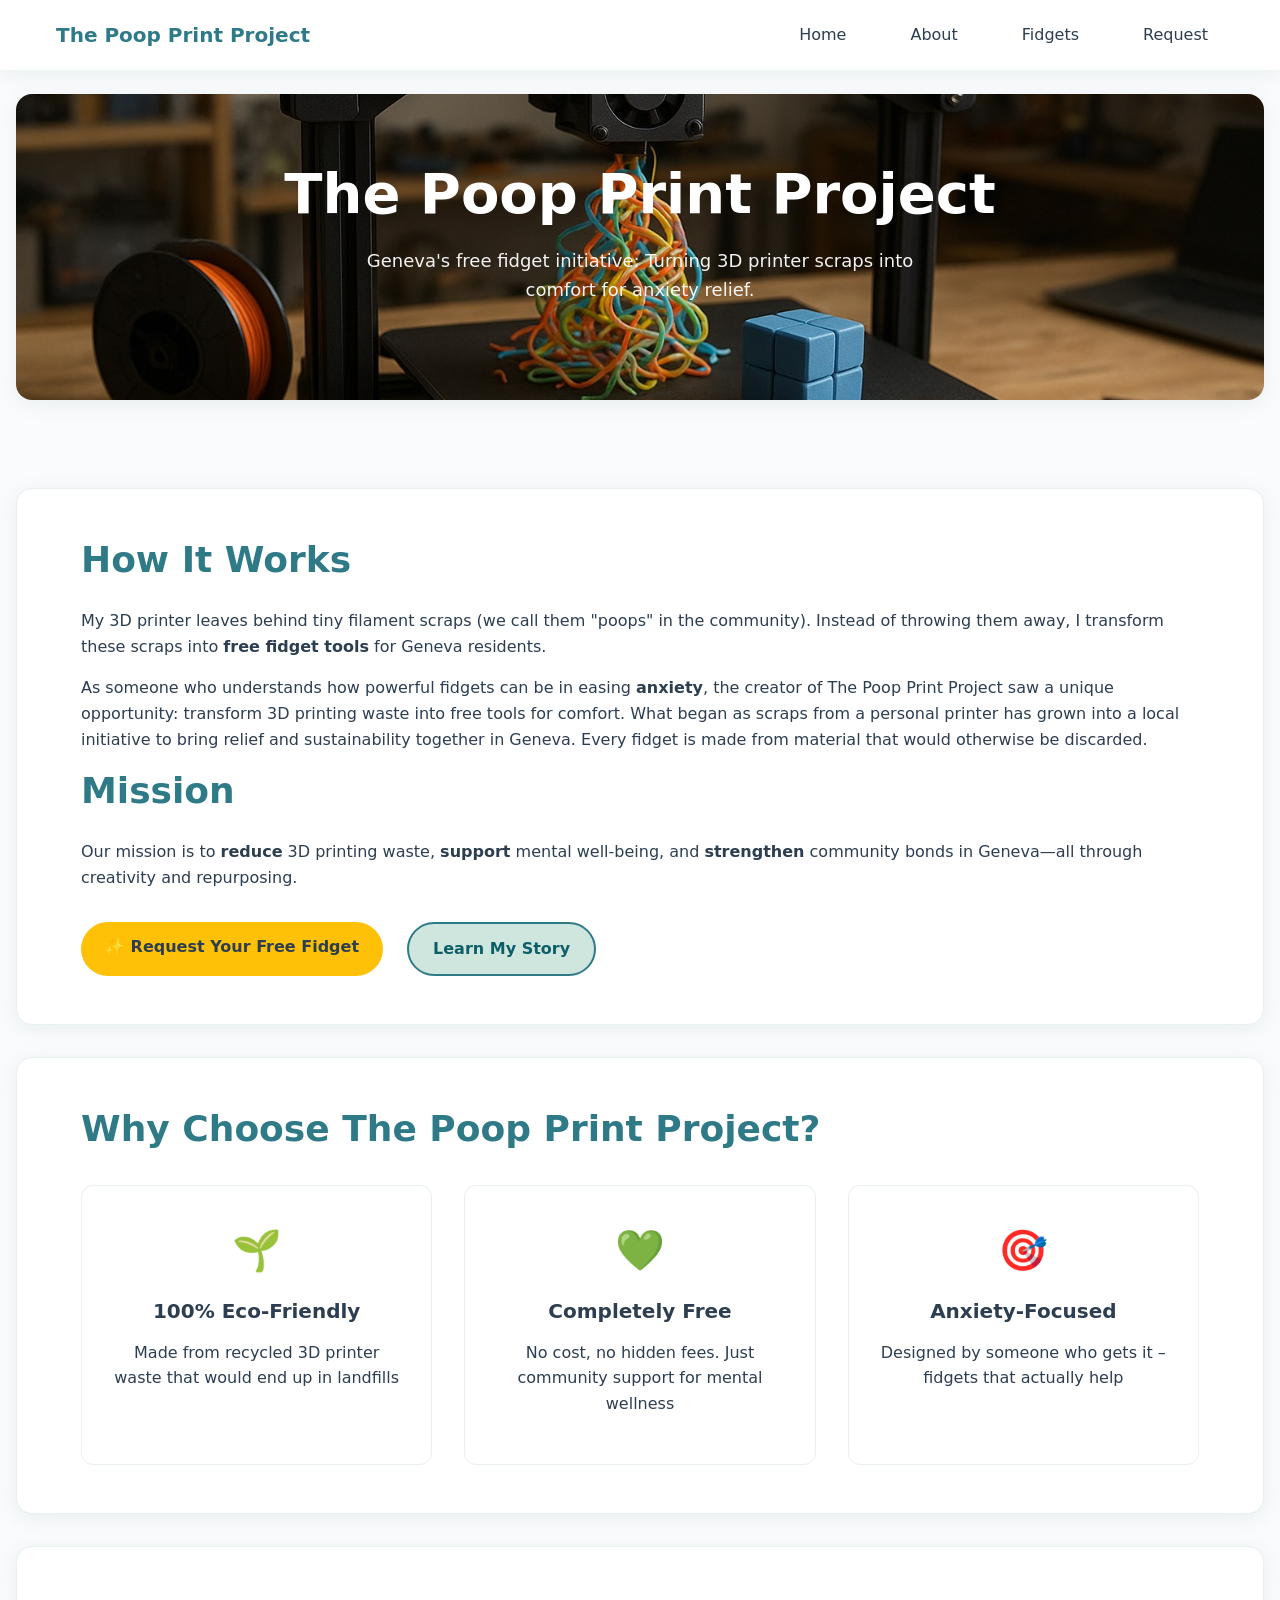
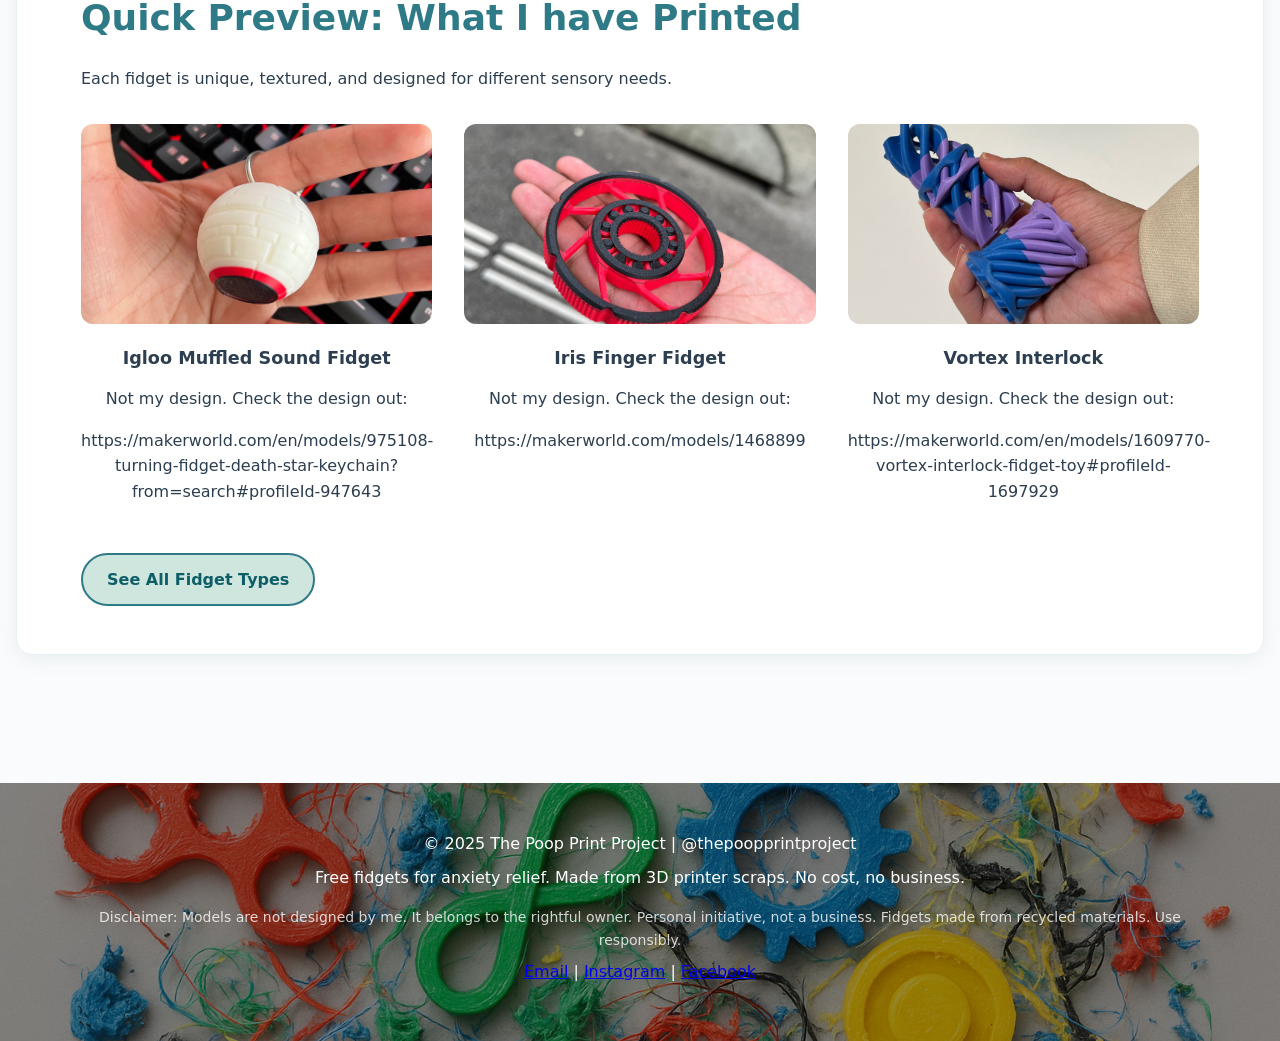
<file: index.html>
<!DOCTYPE html>
<html lang="en">
<head>
    <meta charset="UTF-8">
    <meta name="viewport" content="width=device-width, initial-scale=1.0">
    <title>The Poop Print Project | Geneva's Free Fidget Initiative</title>
    <meta name="description" content="Geneva student turning 3D printer scraps into free fidgets for anxiety relief. No cost, no strings attached.">
    
    <!-- Link to the favicon -->
    <link rel="icon" type="image/png" href="tp3logo.PNG">
    
    <link rel="stylesheet" href="styles.css">
</head>
<body>
    <nav class="nav">
        <div class="nav-container">
            <a href="Home" class="nav-logo">The Poop Print Project</a>
            <ul class="nav-menu">
                <li><a href="index.html" class="nav-link">Home</a></li>
                <li><a href="about.html" class="nav-link">About</a></li>
                <li><a href="fidgets.html" class="nav-link">Fidgets</a></li>
                <li><a href="request.html" class="nav-link">Request</a></li>
            </ul>
        </div>
    </nav>

    <header class="hero">
        <div class="hero-content">
            <h1>The Poop Print Project</h1>
            <p class="hero-tagline">Geneva's free fidget initiative: Turning 3D printer scraps into comfort for anxiety relief.</p>
<!---         ////  <img src="landing.png" alt="3D printer creating fidgets from recycled filament scraps" class="hero-img"> // --->
        </div>
    </header>

    <main class="main">
        <section class="section intro">
            <div class="container">
                <h2>How It Works</h2>
                <p>My 3D printer leaves behind tiny filament scraps (we call them "poops" in the community). Instead of throwing them away, I transform these scraps into <strong>free fidget tools</strong> for Geneva residents.</p>
                <p>As someone who understands how powerful fidgets can be in easing <strong>anxiety</strong>, the creator of The Poop Print Project saw a unique opportunity: transform 3D printing waste into free tools for comfort. What began as scraps from a personal printer has grown into a local initiative to bring relief and sustainability together in Geneva. Every fidget is made from material that would otherwise be discarded.</p>
                <h2>Mission</h2>
                <p>Our mission is to <strong>reduce</strong> 3D printing waste, <strong>support</strong> mental well-being, and <strong>strengthen</strong> community bonds in Geneva—all through creativity and repurposing.</p>
                <div class="cta-container">
                    <a href="request.html" class="btn-primary">✨ Request Your Free Fidget</a>
                    <a href="about.html" class="btn-secondary">Learn My Story</a>
                </div>
            </div>
        </section>

        <section class="section highlights">
            <div class="container">
                <h2>Why Choose The Poop Print Project?</h2>
                <div class="highlight-grid">
                    <div class="highlight-card">
                        <span class="highlight-icon">🌱</span>
                        <h3>100% Eco-Friendly</h3>
                        <p>Made from recycled 3D printer waste that would end up in landfills</p>
                    </div>
                    <div class="highlight-card">
                        <span class="highlight-icon">💚</span>
                        <h3>Completely Free</h3>
                        <p>No cost, no hidden fees. Just community support for mental wellness</p>
                    </div>
                    <div class="highlight-card">
                        <span class="highlight-icon">🎯</span>
                        <h3>Anxiety-Focused</h3>
                        <p>Designed by someone who gets it – fidgets that actually help</p>
                    </div>
                </div>
            </div>
        </section>

        <section class="section preview">
            <div class="container">
                <h2>Quick Preview: What I have Printed</h2>
                <p>Each fidget is unique, textured, and designed for different sensory needs.</p>
                <div class="preview-grid">
                    <div class="preview-item">
                        <img src="igloo.jpg" alt="Igloo Muffled Sound Fidget">
                        <h4>Igloo Muffled Sound Fidget</h4>
                        <p>Not my design. Check the design out:</p>
                        <p>https://makerworld.com/en/models/975108-turning-fidget-death-star-keychain?from=search#profileId-947643</p>
                    </div>
                    <div class="preview-item">
                        <img src="IMG_3560.jpeg" alt="Iris Finger Fidget">
                        <h4>Iris Finger Fidget</h4>
                        <p>Not my design. Check the design out:</p>
                        <p>https://makerworld.com/models/1468899</p>
                    </div>
                    <div class="preview-item">
                        <img src="Spiralfidget.png" alt="Vortex Interlock">
                        <h4>Vortex Interlock</h4>
                        <p>Not my design. Check the design out:</p>
                        <p>https://makerworld.com/en/models/1609770-vortex-interlock-fidget-toy#profileId-1697929</p>
                    </div>
                </div>
                <div class="cta-container">
                    <a href="fidgets.html" class="btn-secondary">See All Fidget Types</a>
                </div>
            </div>
        </section>
    </main>

    
<footer class="footer">
    <div class="container">
        <p>&copy; 2025 The Poop Print Project | @thepoopprintproject</p>
        <p>Free fidgets for anxiety relief. Made from 3D printer scraps. No cost, no business.</p>
        <p class="disclaimer">Disclaimer: Models are not designed by me. It belongs to the rightful owner. Personal initiative, not a business. Fidgets made from recycled materials. Use responsibly.</p>
        
        <!-- Contact Links Inline -->
        <p class="footer-contacts">
            <a href="mailto:thepoopprintproject@gmail.com">Email</a> | 
            <a href="https://instagram.com/thepoopprintproject" target="_blank">Instagram</a> | 
            <a href="https://facebook.com/thepoopprintproject" target="_blank">Facebook</a>
        </p>
    </div>
</footer>

</body>

</html>
</file>
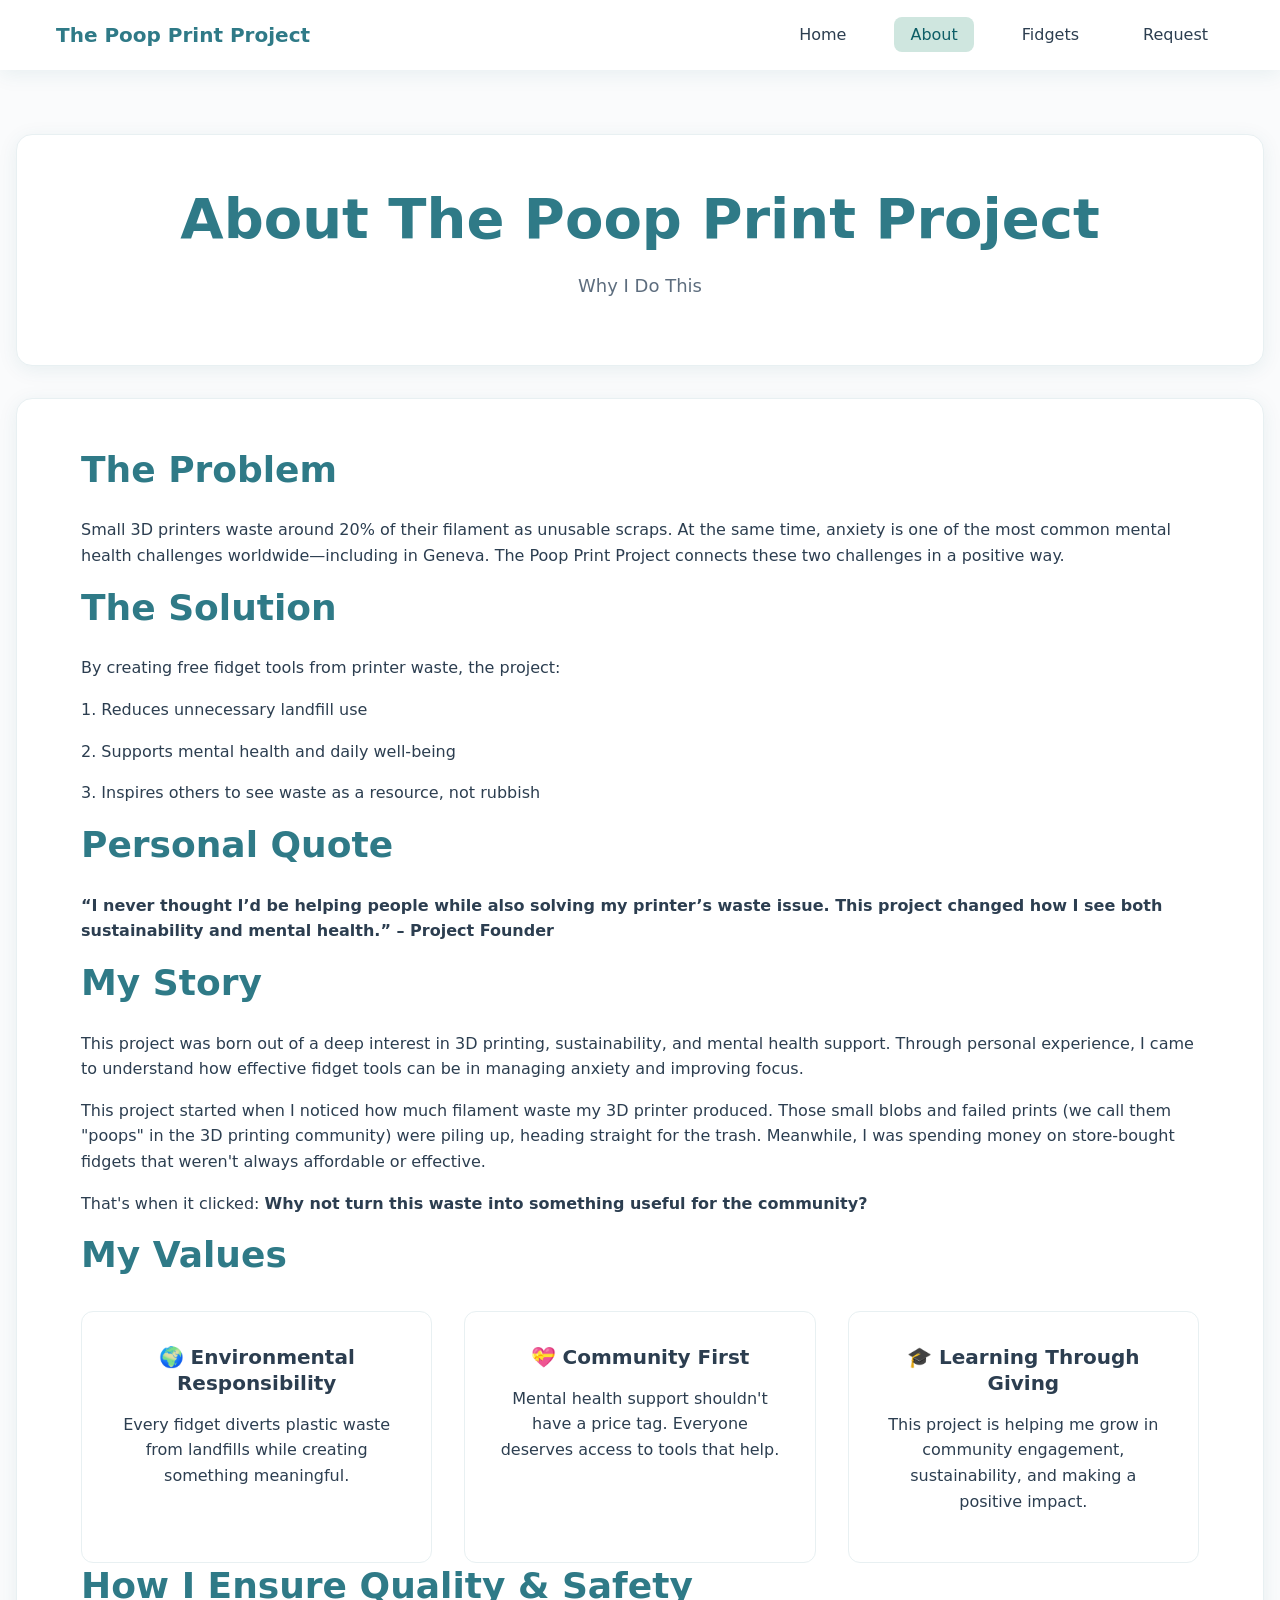
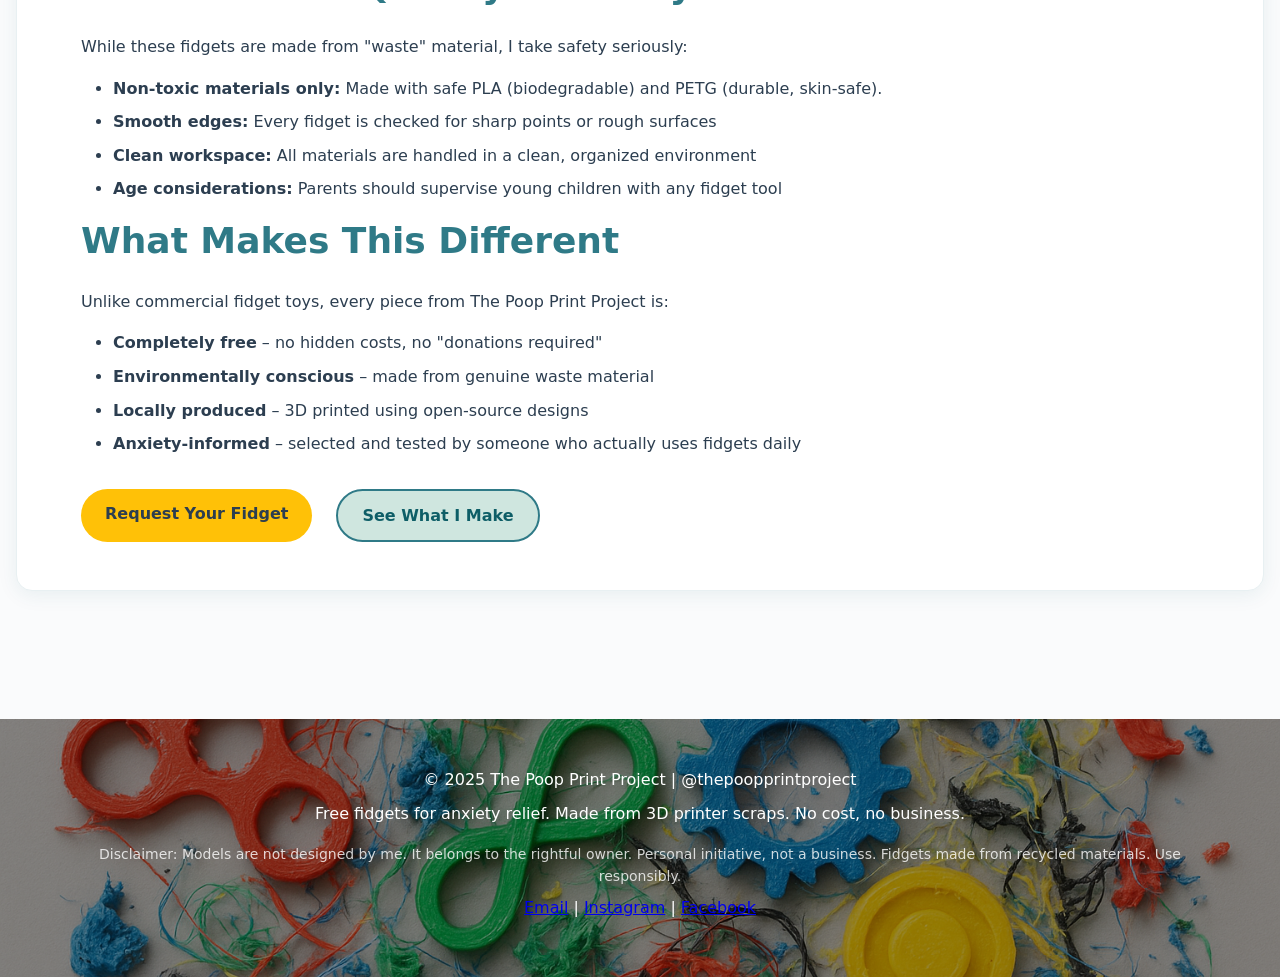
<file: about.html>
<!DOCTYPE html>
<html lang="en">
<head>
    <meta charset="UTF-8">
    <meta name="viewport" content="width=device-width, initial-scale=1.0">
    <title>About | The Poop Print Project</title>
    <meta name="description" content="Learn about the student behind The Poop Print Project and why I turn 3D printer waste into free fidgets for Geneva's community.">

    <!-- Link to the favicon -->
    <link rel="icon" type="image/png" href="tp3logo.PNG">

    <link rel="stylesheet" href="styles.css">
</head>
<body>
    <nav class="nav">
        <div class="nav-container">
            <a href="index.html" class="nav-logo">The Poop Print Project</a>
            <ul class="nav-menu">
                <li><a href="index.html" class="nav-link">Home</a></li>
                <li><a href="about.html" class="nav-link active">About</a></li>
                <li><a href="fidgets.html" class="nav-link">Fidgets</a></li>
                <li><a href="request.html" class="nav-link">Request</a></li>
            </ul>
        </div>
    </nav>

    <main class="main">
        <section class="section hero-simple">
            <div class="container">
                <h1>About The Poop Print Project</h1>
                <p class="lead">Why I Do This</p>
            </div>
        </section>

        <section class="section">
            <div class="container">
                <div class="about-content">
                    <h2>The Problem</h2>
                    <p>Small 3D printers waste around 20% of their filament as unusable scraps. At the same time, anxiety is one of the most common mental health challenges worldwide—including in Geneva. The Poop Print Project connects these two challenges in a positive way.</p>

                    <h2>The Solution</h2>
                    <p>By creating free fidget tools from printer waste, the project:</p>
                    <p>1. Reduces unnecessary landfill use</p>
                    <p>2. Supports mental health and daily well-being</p>
                    <p>3. Inspires others to see waste as a resource, not rubbish</p>

                    <h2>Personal Quote</h2>
                    <p><strong>“I never thought I’d be helping people while also solving my printer’s waste issue. This project changed how I see both sustainability and mental health.” – Project Founder</strong></p>
                    <h2>My Story</h2>
                    <p>This project was born out of a deep interest in 3D printing, sustainability, and mental health support. Through personal experience, I came to understand how effective fidget tools can be in managing anxiety and improving focus.</p>
                    
                    <p>This project started when I noticed how much filament waste my 3D printer produced. Those small blobs and failed prints (we call them "poops" in the 3D printing community) were piling up, heading straight for the trash. Meanwhile, I was spending money on store-bought fidgets that weren't always affordable or effective.</p>
                    
                    <p>That's when it clicked: <strong>Why not turn this waste into something useful for the community?</strong></p>

                    <h2>My Values</h2>
                    <div class="values-grid">
                        <div class="value-card">
                            <h3>🌍 Environmental Responsibility</h3>
                            <p>Every fidget diverts plastic waste from landfills while creating something meaningful.</p>
                        </div>
                        <div class="value-card">
                            <h3>💝 Community First</h3>
                            <p>Mental health support shouldn't have a price tag. Everyone deserves access to tools that help.</p>
                        </div>
                        <div class="value-card">
                            <h3>🎓 Learning Through Giving</h3>
                            <p>This project is helping me grow in community engagement, sustainability, and making a positive impact.</p>
                        </div>
                    </div>

                    <h2>How I Ensure Quality & Safety</h2>
                    <p>While these fidgets are made from "waste" material, I take safety seriously:</p>
                    <ul>
                        <li><strong>Non-toxic materials only:</strong> Made with safe PLA (biodegradable) and PETG (durable, skin-safe).</li>
                        <li><strong>Smooth edges:</strong> Every fidget is checked for sharp points or rough surfaces</li>
                        <li><strong>Clean workspace:</strong> All materials are handled in a clean, organized environment</li>
                        <li><strong>Age considerations:</strong> Parents should supervise young children with any fidget tool</li>
                    </ul>

                    <h2>What Makes This Different</h2>
                    <p>Unlike commercial fidget toys, every piece from The Poop Print Project is:</p>
                    <ul>
                        <li><strong>Completely free</strong> – no hidden costs, no "donations required"</li>
                        <li><strong>Environmentally conscious</strong> – made from genuine waste material</li>
                        <li><strong>Locally produced</strong> – 3D printed using open-source designs</li>
                        <li><strong>Anxiety-informed</strong> – selected and tested by someone who actually uses fidgets daily</li>
                    </ul>

                    <div class="cta-container">
                        <a href="request.html" class="btn-primary">Request Your Fidget</a>
                        <a href="fidgets.html" class="btn-secondary">See What I Make</a>
                    </div>
                </div>
            </div>
        </section>
    </main>

<footer class="footer">
    <div class="container">
        <p>&copy; 2025 The Poop Print Project | @thepoopprintproject</p>
        <p>Free fidgets for anxiety relief. Made from 3D printer scraps. No cost, no business.</p>
        <p class="disclaimer">Disclaimer: Models are not designed by me. It belongs to the rightful owner. Personal initiative, not a business. Fidgets made from recycled materials. Use responsibly.</p>
        
        <!-- Contact Links Inline -->
        <p class="footer-contacts">
            <a href="mailto:thepoopprintproject@gmail.com">Email</a> | 
            <a href="https://instagram.com/thepoopprintproject" target="_blank">Instagram</a> | 
            <a href="https://facebook.com/thepoopprintproject" target="_blank">Facebook</a>
        </p>
    </div>
</footer>

</body>

</html>
</file>
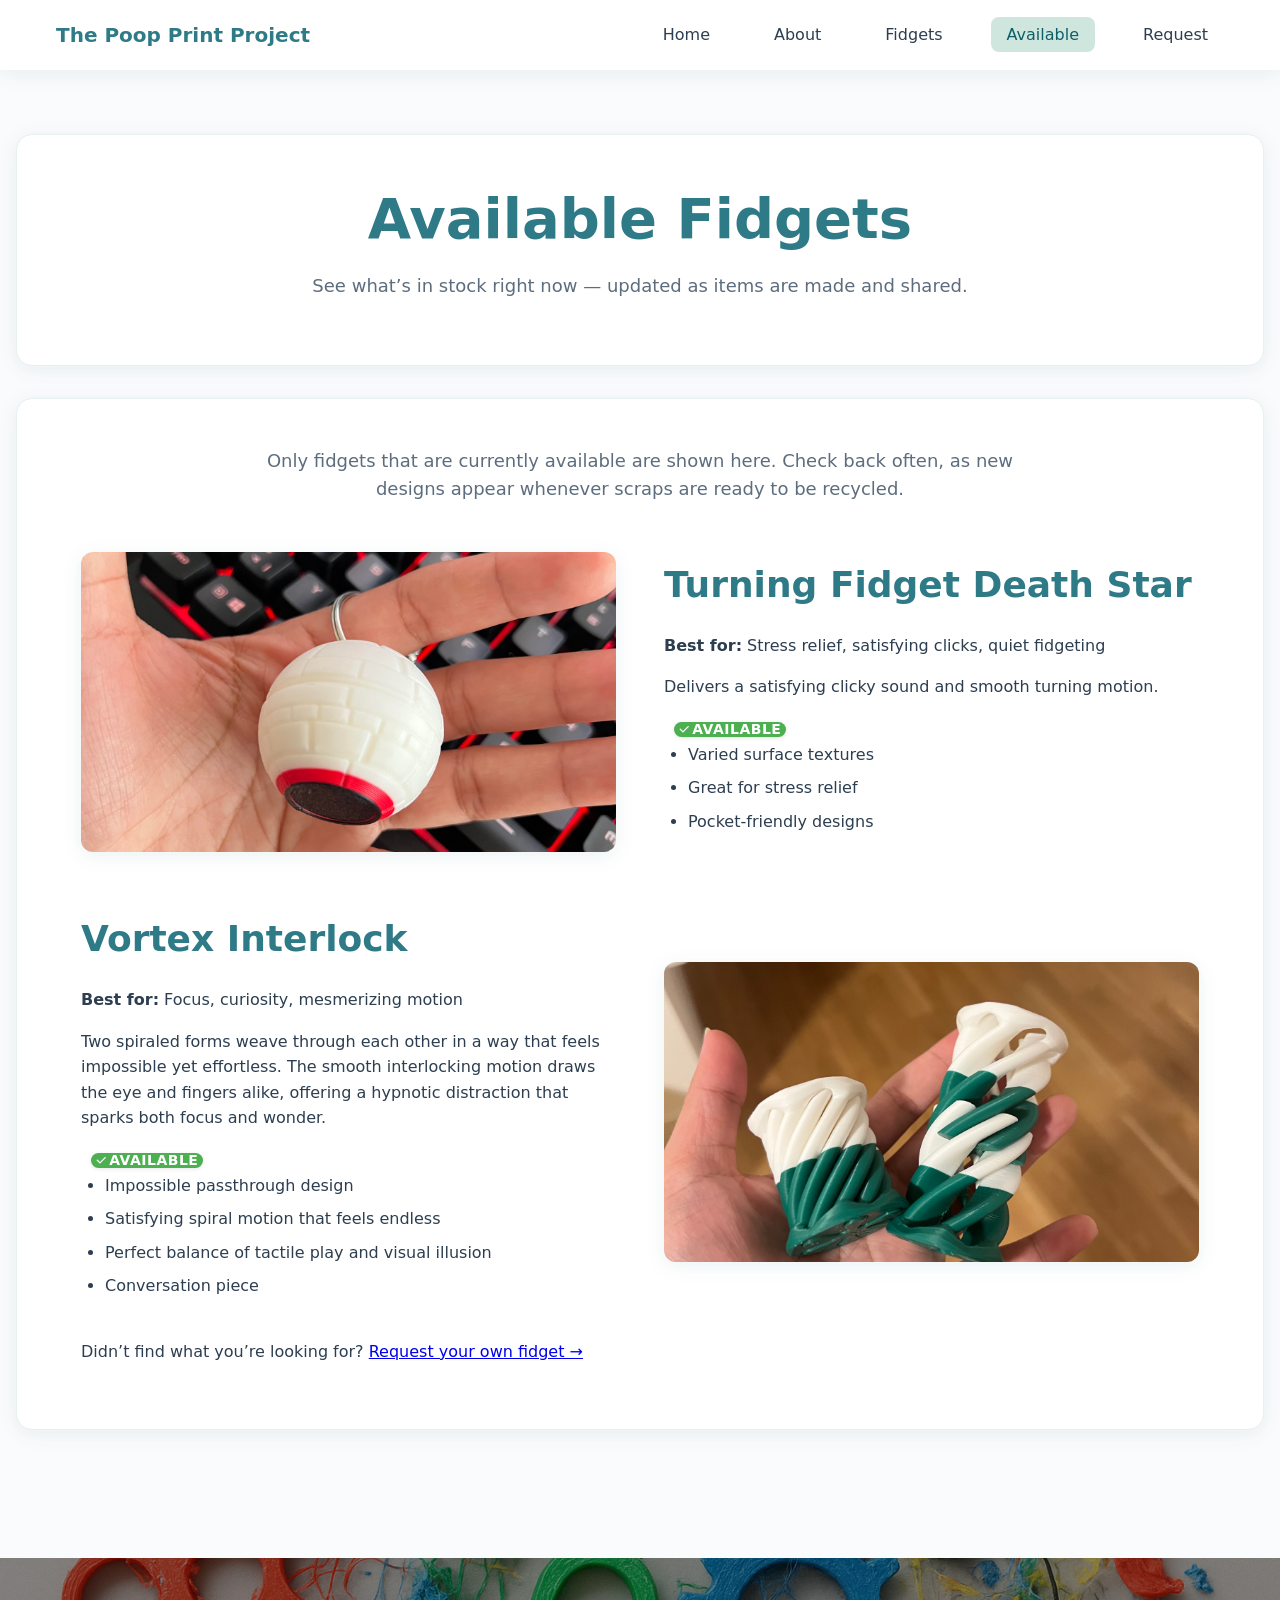
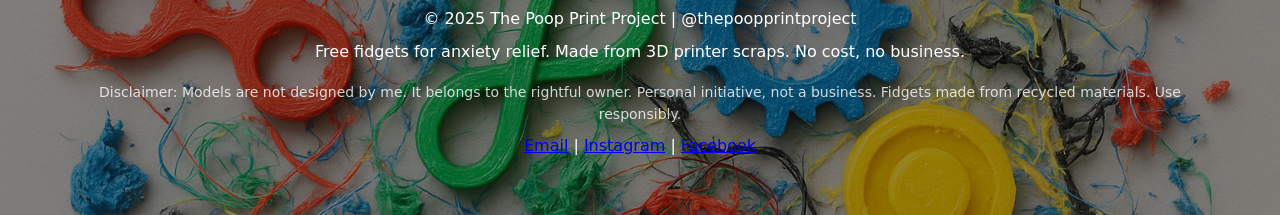
<file: available.html>
<!DOCTYPE html>
<html lang="en">
<head>
    <meta charset="UTF-8">
    <meta name="viewport" content="width=device-width, initial-scale=1.0">
    <title>Available Fidgets | The Poop Print Project</title>
    <meta name="description" content="Browse the available free fidgets made from 3D printer scraps. Only items currently in stock are shown.">

    <!-- Link to the favicon -->
    <link rel="icon" type="image/png" href="tp3logo.PNG">

    <link rel="stylesheet" href="styles.css">
</head>

<body>
    <nav class="nav">
        <div class="nav-container">
            <a href="index.html" class="nav-logo">The Poop Print Project</a>
            <ul class="nav-menu">
                <li><a href="index.html" class="nav-link">Home</a></li>
                <li><a href="about.html" class="nav-link">About</a></li>
                <li><a href="fidgets.html" class="nav-link">Fidgets</a></li>
                <li><a href="available.html" class="nav-link active">Available</a></li>
                <li><a href="request.html" class="nav-link">Request</a></li>
            </ul>
        </div>
    </nav>

    <main class="main">
        <section class="section hero-simple">
            <div class="container">
                <h1>Available Fidgets</h1>
                <p class="lead">See what’s in stock right now — updated as items are made and shared.</p>
            </div>
        </section>

        <section class="section">
            <div class="container">
                <p class="intro-text">Only fidgets that are currently available are shown here. Check back often, as new designs appear whenever scraps are ready to be recycled.</p>

                <div class="fidgets-gallery">
                    <!-- Copy/paste the same fidget-showcase blocks from fidgets.html -->
                    <div class="fidget-showcase">
                        <img src="igloo.jpg" alt="Turning Fidget Death Star">
                        <div class="fidget-info">
                            <h2>Turning Fidget Death Star</h2>
                            <p><strong>Best for:</strong> Stress relief, satisfying clicks, quiet fidgeting</p>
                            <p>Delivers a satisfying clicky sound and smooth turning motion.</p>
                            <ul>
                                <span class="fidget-status available">
                                    <svg class="status-icon" viewBox="0 0 16 16" fill="none" xmlns="http://www.w3.org/2000/svg">
                                        <path d="M2 8L6 12L14 4" stroke="white" stroke-width="2" stroke-linecap="round" stroke-linejoin="round"/>
                                    </svg>
                                    <span class="status-text available-text">AVAILABLE</span>
                                    <span class="status-text soldout-text">SOLD OUT</span>
                                </span>
                                <li>Varied surface textures</li>
                                <li>Great for stress relief</li>
                                <li>Pocket-friendly designs</li>
                            </ul>
                        </div>
                    </div>

                    <div class="fidget-showcase reverse">
                        <img src="Black.jpeg" alt="Gear Spinner Ring">
                        <div class="fidget-info">
                            <h2>Gear Spinner Ring</h2>
                            <p><strong>Best for:</strong> Calming, meditation, gentle stimulation</p>
                            <p>The flowing helical grooves guide the fingers in a natural, wave-like rhythm. Their industrial look contrasts with their soothing touch, making them perfect for mindful rolling and quiet moments of grounding.</p>
                            <ul>
                                <span class="fidget-status soldout">
                                    <svg class="status-icon" viewBox="0 0 16 16" fill="none">
                                        <path d="M2 8L6 12L14 4" stroke="white" stroke-width="2" stroke-linecap="round" stroke-linejoin="round"/>
                                    </svg>
                                    <span class="status-text available-text">AVAILABLE</span>
                                    <span class="status-text soldout-text">SOLD OUT</span>
                                </span>
                                <li>Tactile ridges</li>
                                <li>Durable & minimalist</li>
                                <li>Perfect for meditation</li>
                                <li>Anxiety-reducing designs</li>
                            </ul>
                        </div>
                    </div>

                    <div class="fidget-showcase">
                        <img src="IMG_3560.jpeg" alt="Iris Finger Fidget">
                        <div class="fidget-info">
                            <h2>Iris Finger Fidget</h2>
                            <p><strong>Best for:</strong> Active fidgeters, mechanical satisfaction, focus</p>
                            <p>When balanced bearings meet thoughtful design, these fidgets spin effortlessly from any angle. Their soft, relaxing sound offers quiet comfort with every turn.</p>
                            <ul>
                                <span class="fidget-status soldout">
                                    <svg class="status-icon" viewBox="0 0 16 16" fill="none">
                                        <path d="M2 8L6 12L14 4" stroke="white" stroke-width="2" stroke-linecap="round" stroke-linejoin="round"/>
                                    </svg>
                                    <span class="status-text available-text">AVAILABLE</span>
                                    <span class="status-text soldout-text">SOLD OUT</span>
                                </span>
                                <li>Moving mechanical parts</li>
                                <li>Satisfying clicks and rotations</li>
                                <li>Engaging for busy hands</li>
                                <li>ADHD-friendly designs</li>
                            </ul>
                        </div>
                    </div>

                    <div class="fidget-showcase reverse">
                        <img src="Green.jpeg" alt="Vortex Interlock Fidget">
                        <div class="fidget-info">
                            <h2>Vortex Interlock</h2>
                            <p><strong>Best for:</strong> Focus, curiosity, mesmerizing motion</p>
                            <p>Two spiraled forms weave through each other in a way that feels impossible yet effortless. The smooth interlocking motion draws the eye and fingers alike, offering a hypnotic distraction that sparks both focus and wonder.</p>
                            <ul>
                                <span class="fidget-status available">
                                    <svg class="status-icon" viewBox="0 0 16 16" fill="none">
                                        <path d="M2 8L6 12L14 4" stroke="white" stroke-width="2" stroke-linecap="round" stroke-linejoin="round"/>
                                    </svg>
                                    <span class="status-text available-text">AVAILABLE</span>
                                    <span class="status-text soldout-text">SOLD OUT</span>
                                </span>
                                <li>Impossible passthrough design</li>
                                <li>Satisfying spiral motion that feels endless</li>
                                <li>Perfect balance of tactile play and visual illusion</li>
                                <li>Conversation piece</li>
                            </ul>
                        </div>
                    </div>
                </div>

                <p style="margin-top: 2rem;">Didn’t find what you’re looking for? <a href="request.html">Request your own fidget →</a></p>
            </div>
        </section>
    </main>

    <footer class="footer">
        <div class="container">
            <p>&copy; 2025 The Poop Print Project | @thepoopprintproject</p>
            <p>Free fidgets for anxiety relief. Made from 3D printer scraps. No cost, no business.</p>
            <p class="disclaimer">Disclaimer: Models are not designed by me. It belongs to the rightful owner. Personal initiative, not a business. Fidgets made from recycled materials. Use responsibly.</p>
            
            <!-- Contact Links Inline -->
            <p class="footer-contacts">
                <a href="mailto:thepoopprintproject@gmail.com">Email</a> | 
                <a href="https://instagram.com/thepoopprintproject" target="_blank">Instagram</a> | 
                <a href="https://facebook.com/thepoopprintproject" target="_blank">Facebook</a>
            </p>
        </div>
    </footer>

    <!-- SCRIPT: Hide sold out fidgets -->
    <script>
        document.addEventListener("DOMContentLoaded", () => {
            document.querySelectorAll(".fidget-showcase").forEach(fidget => {
                const status = fidget.querySelector(".fidget-status");
                if (status && status.classList.contains("soldout")) {
                    fidget.style.display = "none"; // hide sold out
                }
            });
        });
    </script>
</body>
</html>
</file>
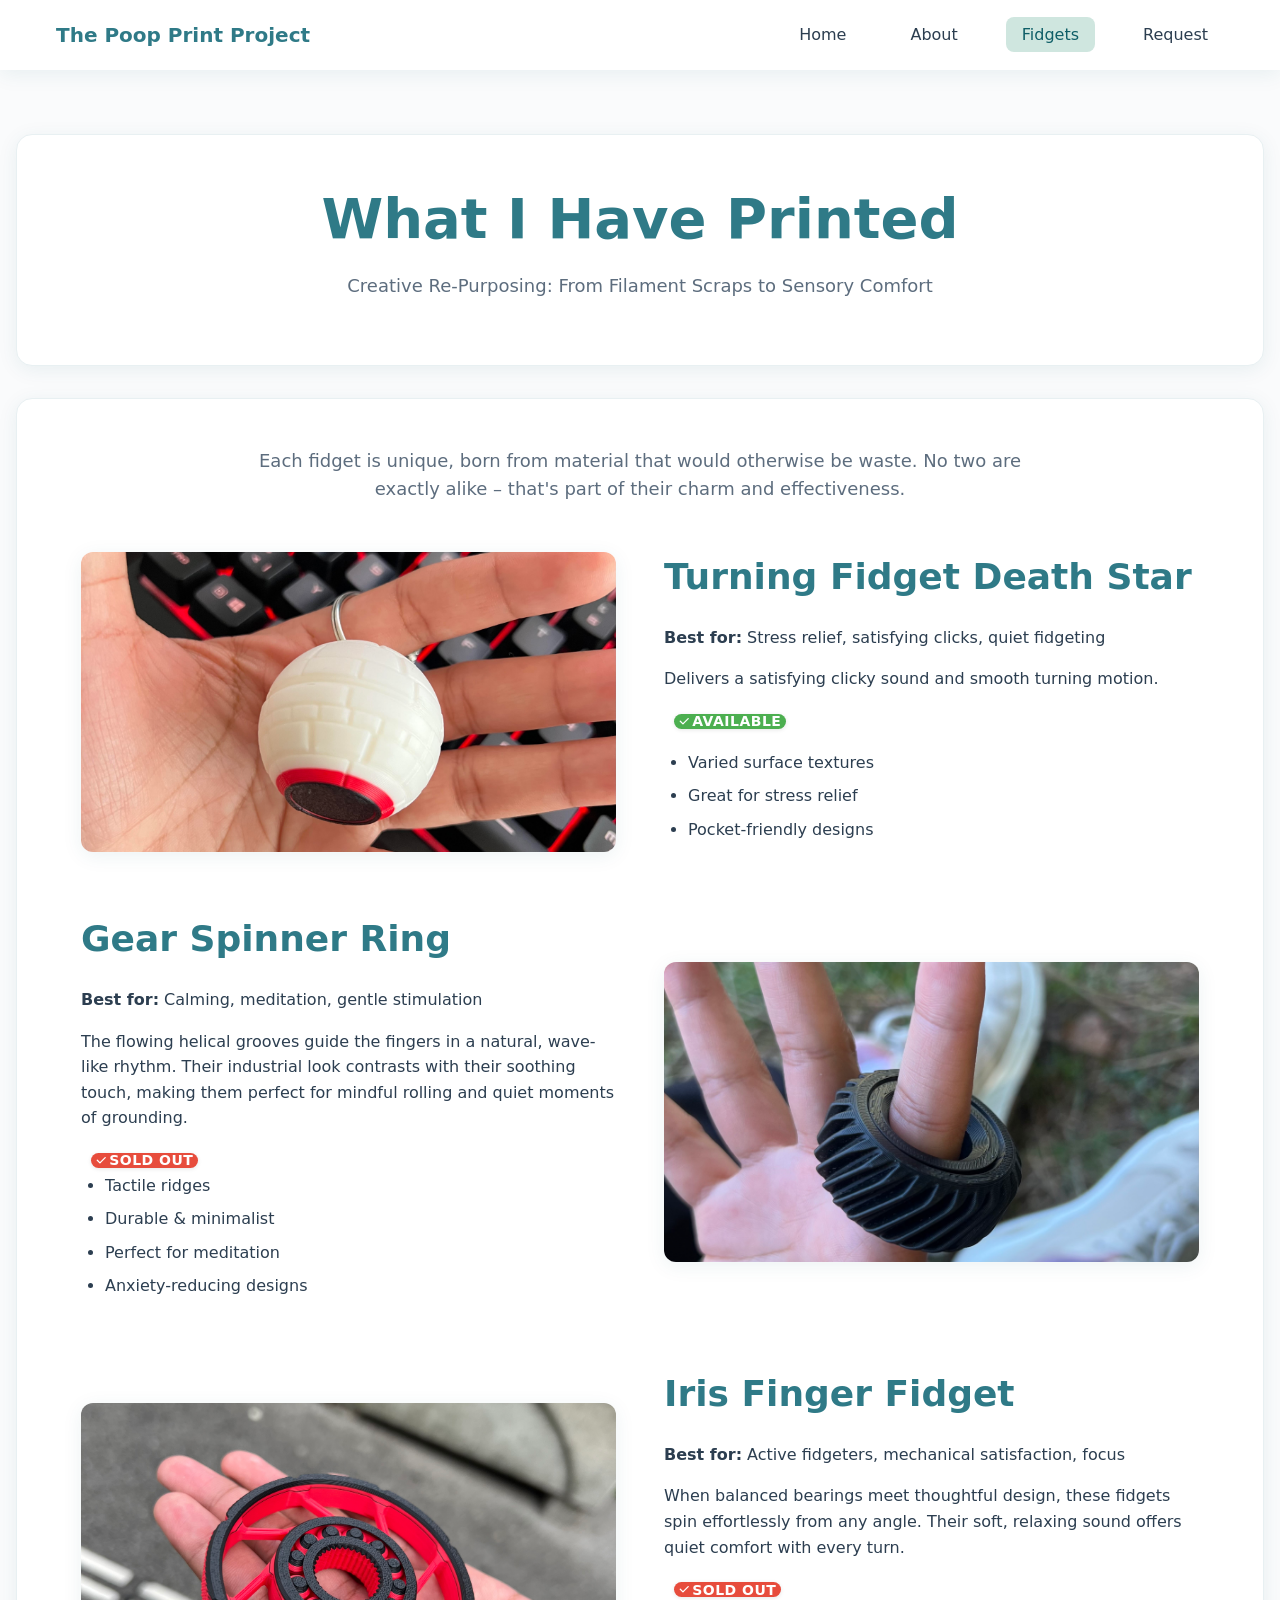
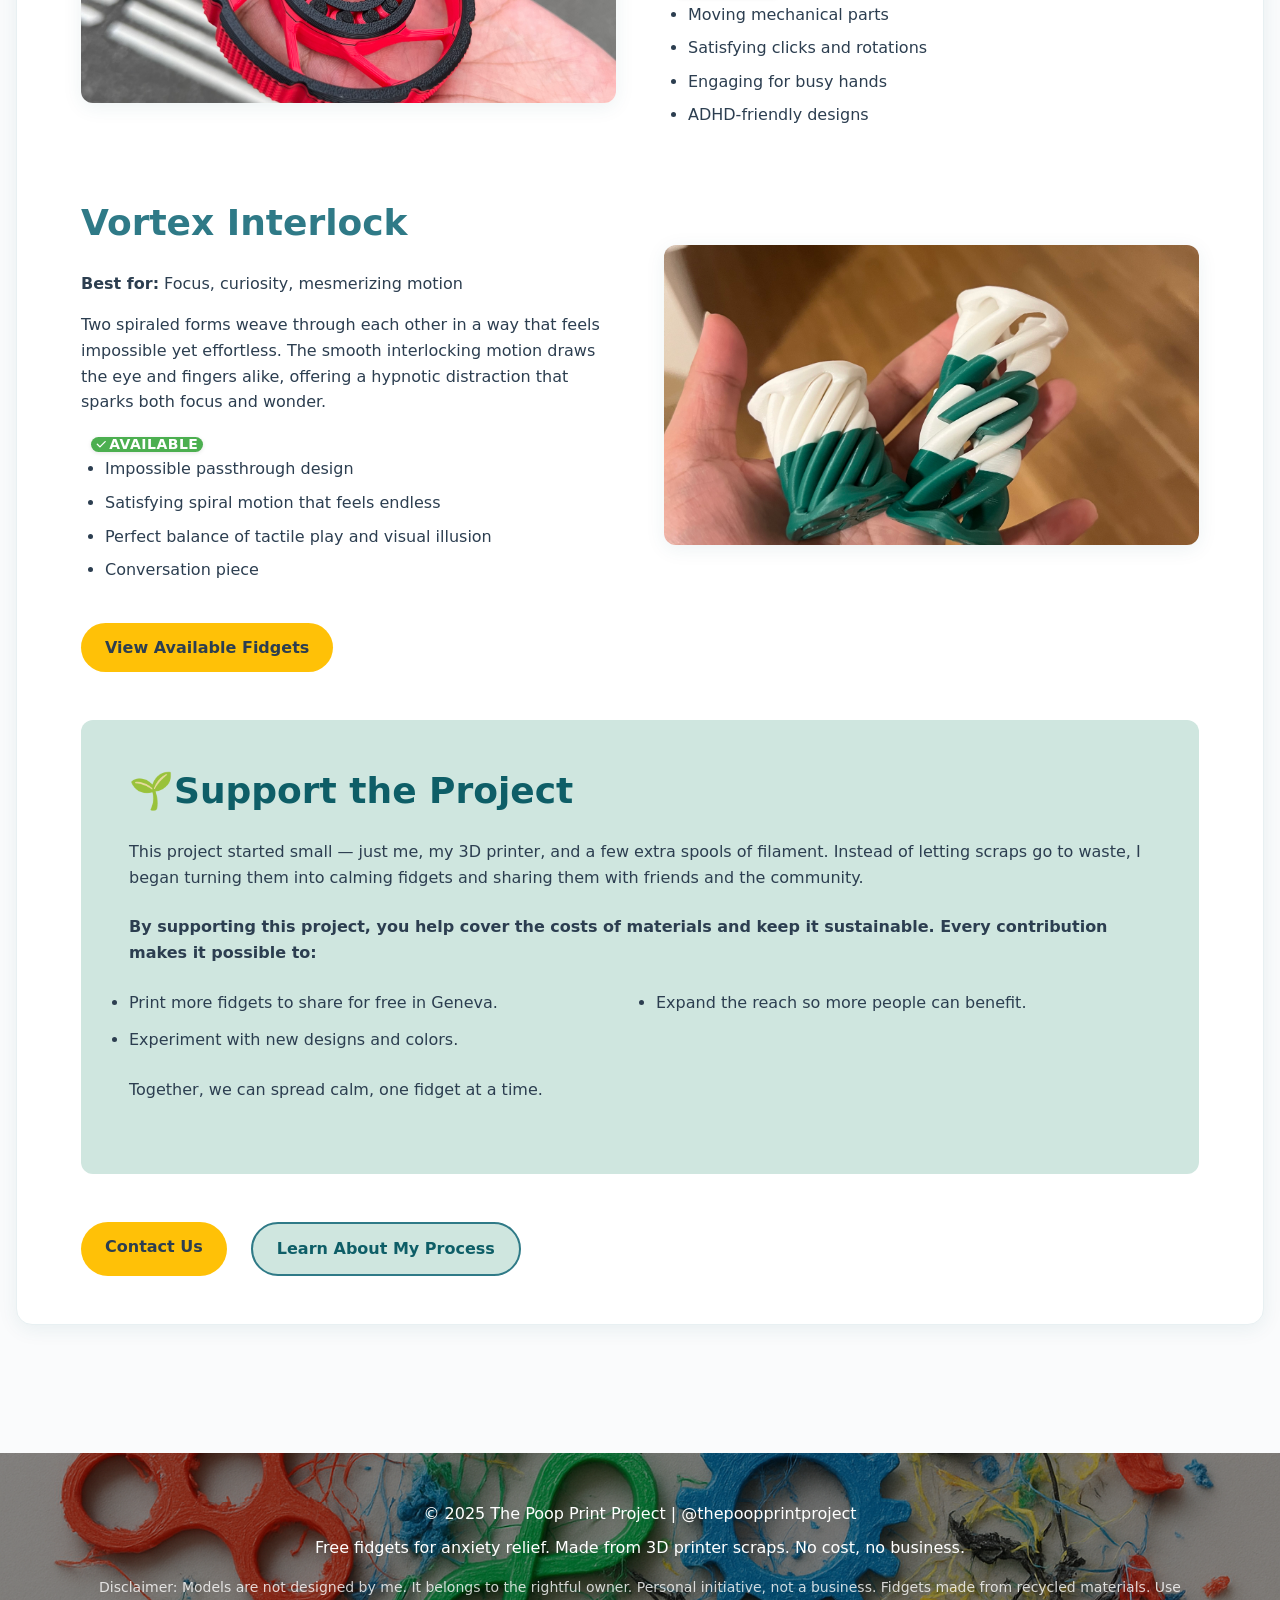
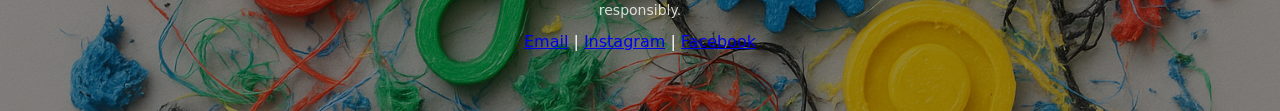
<file: fidgets.html>
<!DOCTYPE html>
<html lang="en">
<head>
    <meta charset="UTF-8">
    <meta name="viewport" content="width=device-width, initial-scale=1.0">
    <title>Fidgets | The Poop Print Project</title>
    <meta name="description" content="Explore the unique fidgets made from 3D printer waste - spiky textures, smooth spheres, geared mechanisms, and custom designs.">
    
    <!-- Link to the favicon -->
    <link rel="icon" type="image/png" href="tp3logo.PNG">
    
    <link rel="stylesheet" href="styles.css">
</head>

<body>
    <nav class="nav">
        <div class="nav-container">
            <a href="index.html" class="nav-logo">The Poop Print Project</a>
            <ul class="nav-menu">
                <li><a href="index.html" class="nav-link">Home</a></li>
                <li><a href="about.html" class="nav-link">About</a></li>
                <li><a href="fidgets.html" class="nav-link active">Fidgets</a></li>
                <li><a href="request.html" class="nav-link">Request</a></li>
            </ul>
        </div>
    </nav>

    <main class="main">
        <section class="section hero-simple">
            <div class="container">
                <h1>What I Have Printed</h1>
                <p class="lead">Creative Re-Purposing: From Filament Scraps to Sensory Comfort</p>
            </div>
        </section>

        <section class="section">
            <div class="container">
                <p class="intro-text">Each fidget is unique, born from material that would otherwise be waste. No two are exactly alike – that's part of their charm and effectiveness.</p>

<div class="fidgets-gallery">
                    <div class="fidget-showcase">
                        <img src="igloo.jpg" alt="Turning Fidget Death Star">
                        <div class="fidget-info">
                            <h2>Turning Fidget Death Star</h2> 
                            <p><strong>Best for:</strong> Stress relief, satisfying clicks, quiet fidgeting</p>
                            <p>Delivers a satisfying clicky sound and smooth turning motion.</p>
                            <ul>
  <!-- AVAILABILITY ADDED  -->    
                                <p>
    
  <span class="fidget-status available">
  <svg class="status-icon" viewBox="0 0 16 16" fill="none" xmlns="http://www.w3.org/2000/svg">
    <path d="M2 8L6 12L14 4" stroke="white" stroke-width="2" stroke-linecap="round" stroke-linejoin="round"/>
  </svg>
  <span class="status-text available-text">AVAILABLE</span>
  <span class="status-text soldout-text">SOLD OUT</span>
</span>



                                </p>

 <!-- AVAILABILITY ENDED  -->
                                <li>Varied surface textures</li>
                                <li>Great for stress relief</li>
                                <li>Pocket-friendly designs</li>
                            </ul>
                        </div>
                    </div>

                    <div class="fidget-showcase reverse">
                        <img src="Black.jpeg" alt="Gear Spinner Ring">
                        <div class="fidget-info">
                            <h2>Gear Spinner Ring</h2>
                            <p><strong>Best for:</strong> Calming, meditation, gentle stimulation</p>
                            <p>The flowing helical grooves guide the fingers in a natural, wave-like rhythm. Their industrial look contrasts with their soothing touch, making them perfect for mindful rolling and quiet moments of grounding.</p>
                            <ul>
                                
  <!-- AVAILABILITY ADDED  -->  
                                
                                  <span class="fidget-status soldout">
                                    <svg class="status-icon" viewBox="0 0 16 16" fill="none">
                                      <path d="M2 8L6 12L14 4" stroke="white" stroke-width="2" stroke-linecap="round" stroke-linejoin="round"/>
                                    </svg>
                                    <span class="status-text available-text">AVAILABLE</span>
                                    <span class="status-text soldout-text">SOLD OUT</span>
                                    </span>
                                

 <!-- AVAILABILITY ENDED  -->   
                                <li>Tactile ridges</li>
                                <li>Durable & minimalist</li>
                                <li>Perfect for meditation</li>
                                <li>Anxiety-reducing designs</li>
                            </ul>
                        </div>
                    </div>

                    <div class="fidget-showcase">
                        <img src="IMG_3560.jpeg" alt="Iris Finger Fidget">
                        <div class="fidget-info">
                            <h2>Iris Finger Fidget</h2>
                            <p><strong>Best for:</strong> Active fidgeters, mechanical satisfaction, focus</p>
                            <p>When balanced bearings meet thoughtful design, these fidgets spin effortlessly from any angle. Their soft, relaxing sound offers quiet comfort with every turn.</p>
                            <ul>
                                
  <!-- AVAILABILITY ADDED  -->  
                                
                                  <span class="fidget-status soldout">
                                    <svg class="status-icon" viewBox="0 0 16 16" fill="none">
                                      <path d="M2 8L6 12L14 4" stroke="white" stroke-width="2" stroke-linecap="round" stroke-linejoin="round"/>
                                    </svg>
                                    <span class="status-text available-text">AVAILABLE</span>
                                    <span class="status-text soldout-text">SOLD OUT</span>
                                    </span>
                                

 <!-- AVAILABILITY ENDED  -->
                                <li>Moving mechanical parts</li>
                                <li>Satisfying clicks and rotations</li>
                                <li>Engaging for busy hands</li>
                                <li>ADHD-friendly designs</li>
                            </ul>
                        </div>
                    </div>

                    <div class="fidget-showcase reverse">
                        <img src="Green.jpeg" alt="Vortex Interlock Fidget">
                        <div class="fidget-info">
                            <h2>Vortex Interlock</h2>
                            <p><strong>Best for:</strong> Focus, curiosity, mesmerizing motion</p>
                            <p>Two spiraled forms weave through each other in a way that feels impossible yet effortless. The smooth interlocking motion draws the eye and fingers alike, offering a hypnotic distraction that sparks both focus and wonder.</p>
                            <ul>
<!-- AVAILABILITY ADDED  -->  
                                
                                  <span class="fidget-status available">
                                    <svg class="status-icon" viewBox="0 0 16 16" fill="none">
                                      <path d="M2 8L6 12L14 4" stroke="white" stroke-width="2" stroke-linecap="round" stroke-linejoin="round"/>
                                    </svg>
                                    <span class="status-text available-text">AVAILABLE</span>
                                    <span class="status-text soldout-text">SOLD OUT</span>
                                    </span>
                                

 <!-- AVAILABILITY ENDED  -->
                                <li>Impossible passthrough design</li>
                                <li>Satisfying spiral motion that feels endless</li>
                                <li>Perfect balance of tactile play and visual illusion</li>
                                <li>Conversation piece</li>
                            </ul>
                        </div>
                    </div>

                    <!-- Repeat other fidget-showcases as in your original HTML -->
                </div>

<!-- Button for Available Fidgets -->
<div class="cta-container">
    <a href="available.html" class="btn-primary">View Available Fidgets</a>
</div>

                
                <div class="custom-section">
                    <h2>🌱Support the Project</h2>
                    <p>This project started small — just me, my 3D printer, and a few extra spools of filament. Instead of letting scraps go to waste, I began turning them into calming fidgets and sharing them with friends and the community.</p>
                    <p><strong>By supporting this project, you help cover the costs of materials and keep it sustainable. Every contribution makes it possible to:</strong></p>
                    <ul>
                        <li>Print more fidgets to share for free in Geneva.</li>
                        <li>Experiment with new designs and colors.</li>
                        <li>Expand the reach so more people can benefit.</li>
                    </ul>
                    <p> </p>
                    <p> </p>
                    <p>Together, we can spread calm, one fidget at a time.</p>
                </div>

                <div class="cta-container">
                    <a href="https://forms.gle/JkSApXEbreco8cjV7" class="btn-primary" target="_blank" rel="noopener noreferrer">Contact Us</a>
                    <a href="about.html" class="btn-secondary">Learn About My Process</a>
                </div>

            </div>
        </section>
    </main>

    <footer class="footer">
        <div class="container">
            <p>&copy; 2025 The Poop Print Project | @thepoopprintproject</p>
            <p>Free fidgets for anxiety relief. Made from 3D printer scraps. No cost, no business.</p>
            <p class="disclaimer">Disclaimer: Models are not designed by me. It belongs to the rightful owner. Personal initiative, not a business. Fidgets made from recycled materials. Use responsibly.</p>
            
            <!-- Contact Links Inline -->
            <p class="footer-contacts">
                <a href="mailto:thepoopprintproject@gmail.com">Email</a> | 
                <a href="https://instagram.com/thepoopprintproject" target="_blank">Instagram</a> | 
                <a href="https://facebook.com/thepoopprintproject" target="_blank">Facebook</a>
            </p>
        </div>
    </footer>
</body>
</html>
</file>
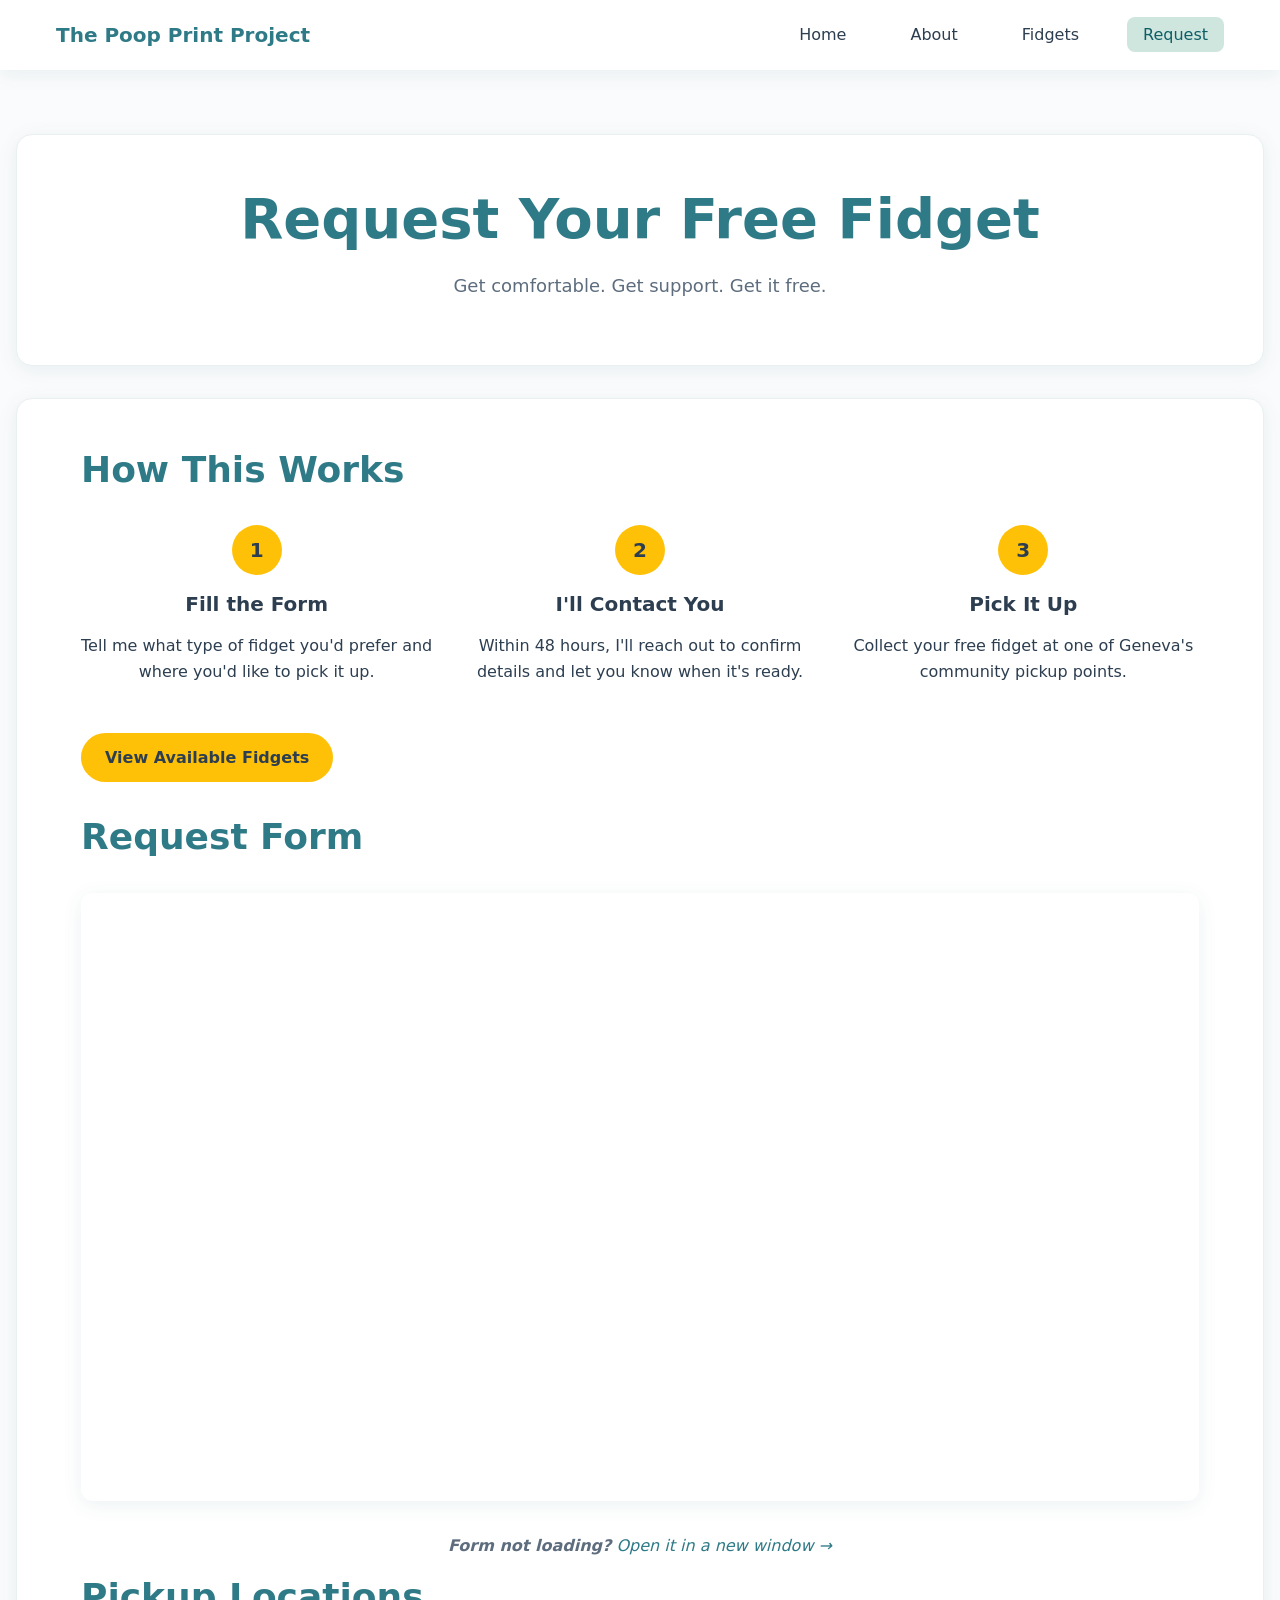
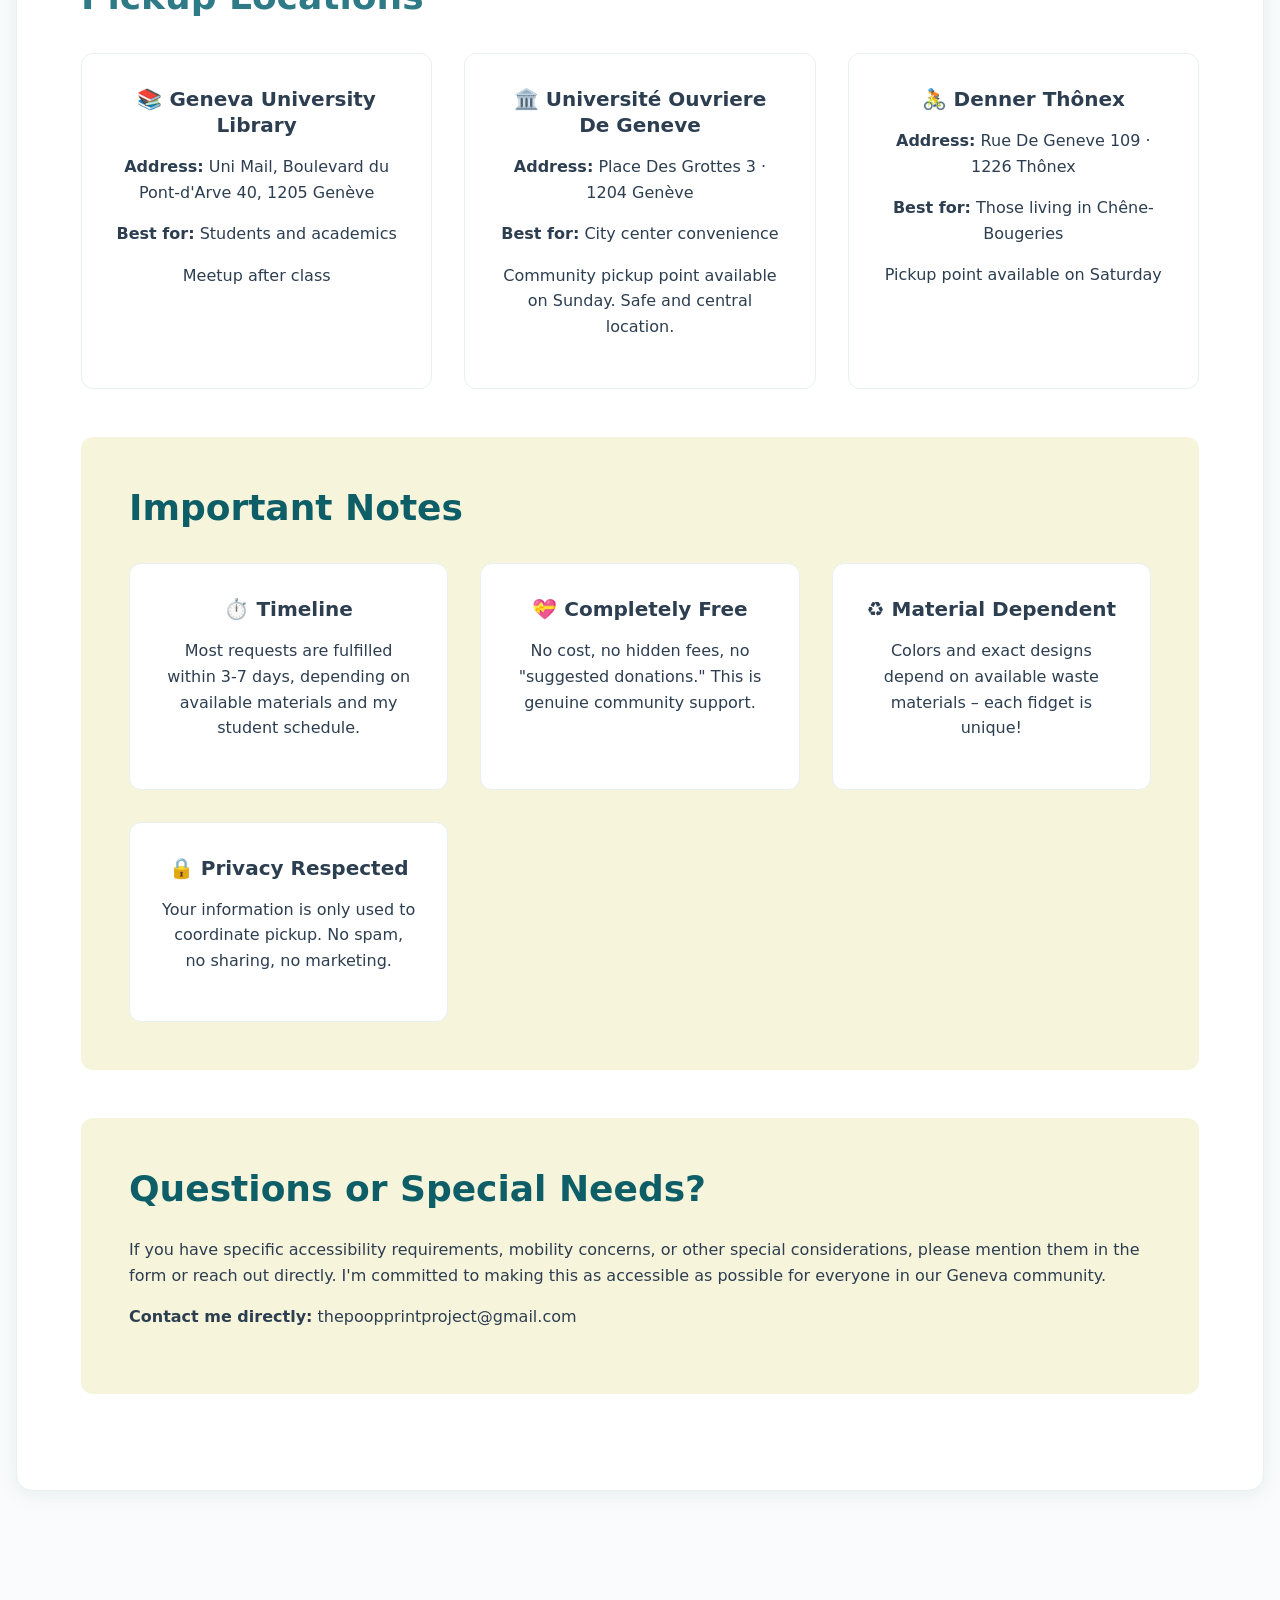
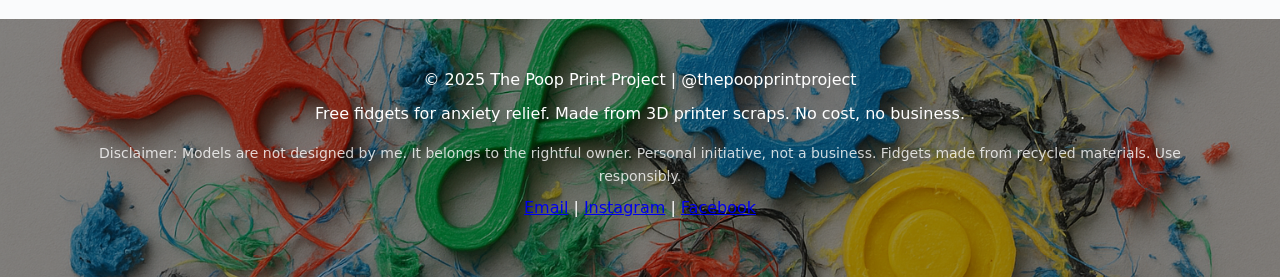
<file: request.html>
<!DOCTYPE html>
<html lang="en">
<head>
    <meta charset="UTF-8">
    <meta name="viewport" content="width=device-width, initial-scale=1.0">
    <title>Request a Fidget | The Poop Print Project</title>
    <meta name="description" content="Request your free fidget made from 3D printer scraps. Choose pickup location in Geneva and get your anxiety-relief tool at no cost.">

    <!-- Link to the favicon -->
    <link rel="icon" type="image/png" href="tp3logo.PNG">

    <link rel="stylesheet" href="styles.css">
</head>
<body>
    <nav class="nav">
        <div class="nav-container">
            <a href="index.html" class="nav-logo">The Poop Print Project</a>
            <ul class="nav-menu">
                <li><a href="index.html" class="nav-link">Home</a></li>
                <li><a href="about.html" class="nav-link">About</a></li>
                <li><a href="fidgets.html" class="nav-link">Fidgets</a></li>
                <li><a href="request.html" class="nav-link active">Request</a></li>
            </ul>
        </div>
    </nav>

    <main class="main">
        <section class="section hero-simple">

            <div class="container">
                <h1>Request Your Free Fidget</h1>
                <p class="lead">Get comfortable. Get support. Get it free.</p>
            </div>
        </section>

        <section class="section">
            <div class="container">
                <div class="request-intro">
                    <h2>How This Works</h2>
                    <div class="steps-grid">
                        <div class="step">
                            <span class="step-number">1</span>
                            <h3>Fill the Form</h3>
                            <p>Tell me what type of fidget you'd prefer and where you'd like to pick it up.</p>
                        </div>
                        <div class="step">
                            <span class="step-number">2</span>
                            <h3>I'll Contact You</h3>
                            <p>Within 48 hours, I'll reach out to confirm details and let you know when it's ready.</p>
                        </div>
                        <div class="step">
                            <span class="step-number">3</span>
                            <h3>Pick It Up</h3>
                            <p>Collect your free fidget at one of Geneva's community pickup points.</p>
                        </div>
                    </div>
                </div>

                
<div class="cta-container" style="margin-bottom: 2rem; text-align: center;">
  <a href="available.html" class="btn-primary">View Available Fidgets</a>
</div>

                <div class="form-section">
                    <h2>Request Form</h2>
                    <div class="form-container">
                        <!-- REPLACE the src URL below with your actual Google Form embed URL -->
                        <!-- To get this: Create form in Google Forms → Send → Embed → Copy iframe code -->
                        <iframe 
                            src="https://forms.gle/b6AZHgLLLAFen43n8" 
                            width="100%" 
                            height="600" 
                            frameborder="0" 
                            marginheight="0" 
                            marginwidth="0"
                            title="Request a Fidget Form">
                            Loading form...
                        </iframe>
                    </div>
                    
                    <p class="form-note">
                        <strong>Form not loading?</strong> 
                        <a href=https://forms.gle/b6AZHgLLLAFen43n8 rel="noopener">
                            Open it in a new window →
                        </a>
                    </p>
                </div>

                <div class="pickup-info">
                    <h2>Pickup Locations</h2>
                    <div class="locations-grid">
                        <div class="location-card">
                            <h3>📚 Geneva University Library</h3>
                            <p><strong>Address:</strong> Uni Mail, Boulevard du Pont-d'Arve 40, 1205 Genève</p>
                            <p><strong>Best for:</strong> Students and academics</p>
                            <p>Meetup after class</p>
                        </div>
                        
                        <div class="location-card">
                            <h3>🏛️ Université Ouvriere De Geneve</h3>
                            <p><strong>Address:</strong> Place Des Grottes 3 · 1204 Genève</p>
                            <p><strong>Best for:</strong> City center convenience</p>
                            <p>Community pickup point available on Sunday. Safe and central location.</p>
                        </div>
                        
                        <div class="location-card">
                            <h3>🚴 Denner Thônex</h3>
                            <p><strong>Address:</strong> Rue De Geneve 109 · 1226 Thônex</p>
                            <p><strong>Best for:</strong> Those living in Chêne-Bougeries</p>
                            <p>Pickup point available on Saturday</p>
                        </div>
                    </div>
                </div>

                <div class="important-notes">
                    <h2>Important Notes</h2>
                    <div class="notes-grid">
                        <div class="note-card">
                            <h3>⏱️ Timeline</h3>
                            <p>Most requests are fulfilled within 3-7 days, depending on available materials and my student schedule.</p>
                        </div>
                        
                        <div class="note-card">
                            <h3>💝 Completely Free</h3>
                            <p>No cost, no hidden fees, no "suggested donations." This is genuine community support.</p>
                        </div>
                        
                        <div class="note-card">
                            <h3>♻️ Material Dependent</h3>
                            <p>Colors and exact designs depend on available waste materials – each fidget is unique!</p>
                        </div>
                        
                        <div class="note-card">
                            <h3>🔒 Privacy Respected</h3>
                            <p>Your information is only used to coordinate pickup. No spam, no sharing, no marketing.</p>
                        </div>
                    </div>
                </div>

                <div class="support-section">
                    <h2>Questions or Special Needs?</h2>
                    <p>If you have specific accessibility requirements, mobility concerns, or other special considerations, please mention them in the form or reach out directly. I'm committed to making this as accessible as possible for everyone in our Geneva community.</p>
                    
                    <p><strong>Contact me directly:</strong> thepoopprintproject@gmail.com</p>
                </div>
            </div>
        </section>
    </main>

<footer class="footer">
    <div class="container">
        <p>&copy; 2025 The Poop Print Project | @thepoopprintproject</p>
        <p>Free fidgets for anxiety relief. Made from 3D printer scraps. No cost, no business.</p>
        <p class="disclaimer">Disclaimer: Models are not designed by me. It belongs to the rightful owner. Personal initiative, not a business. Fidgets made from recycled materials. Use responsibly.</p>
        
        <!-- Contact Links Inline -->
        <p class="footer-contacts">
            <a href="mailto:thepoopprintproject@gmail.com">Email</a> | 
            <a href="https://instagram.com/thepoopprintproject" target="_blank">Instagram</a> | 
            <a href="https://facebook.com/thepoopprintproject" target="_blank">Facebook</a>
        </p>
    </div>
</footer>

</body>
</html>
</file>
<file: styles.css>
/* The Poop Print Project - Complete Stylesheet */
/* Color palette derived from provided image */

:root {
  /* Color palette from image */
  --pp-dark-teal: #0e5e67;
  --pp-teal: #2f7a87;
  --pp-mint: #cfe6df;
  --pp-cream: #f7f4dc;
  --pp-sage: #8a9c77;
  --pp-accent: #FFC107;
  
  /* Additional colors for better UX */
  --pp-bg: #fafbfc;
  --pp-text: #2c3e50;
  --pp-text-light: #5d6d7e;
  --pp-surface: #ffffff;
  --pp-border: #e8f0f2;
  --pp-shadow: 0 4px 20px rgba(14, 94, 103, 0.08);
  --pp-shadow-hover: 0 8px 30px rgba(14, 94, 103, 0.15);
  
  /* Typography */
  --font-heading: 'Inter', 'Poppins', system-ui, -apple-system, sans-serif;
  --font-body: system-ui, -apple-system, 'Segoe UI', Roboto, sans-serif;
  
  /* Spacing */
  --spacing-xs: 0.5rem;
  --spacing-sm: 1rem;
  --spacing-md: 1.5rem;
  --spacing-lg: 2rem;
  --spacing-xl: 3rem;
  --spacing-2xl: 4rem;
  
  /* Container */
  --container-max: 1200px;
  --container-padding: 1rem;
}

/* Reset and Base Styles */
* {
  box-sizing: border-box;
  margin: 0;
  padding: 0;
}

html {
  scroll-behavior: smooth;
}

body {
  font-family: var(--font-body);
  color: var(--pp-text);
  background: var(--pp-bg);
  line-height: 1.6;
  font-size: 16px;
}

.container {
  max-width: var(--container-max);
  margin: 0 auto;
  padding: 0 var(--container-padding);
}

/* Navigation */
.nav {
  background: var(--pp-surface);
  box-shadow: var(--pp-shadow);
  position: sticky;
  top: 0;
  z-index: 100;
}

.nav-container {
  max-width: var(--container-max);
  margin: 0 auto;
  padding: 0 var(--container-padding);
  display: flex;
  justify-content: space-between;
  align-items: center;
  min-height: 70px;
}

.nav-logo {
  font-family: var(--font-heading);
  font-size: 1.25rem;
  font-weight: 700;
  color: var(--pp-teal);
  text-decoration: none;
}

.nav-menu {
  display: flex;
  list-style: none;
  gap: var(--spacing-lg);
}

.nav-link {
  text-decoration: none;
  color: var(--pp-text);
  font-weight: 500;
  padding: var(--spacing-xs) var(--spacing-sm);
  border-radius: 8px;
  transition: all 0.3s ease;
}

.nav-link:hover,
.nav-link.active {
  background: var(--pp-mint);
  color: var(--pp-dark-teal);
}

/* Typography */
h1, h2, h3, h4, h5, h6 {
  font-family: var(--font-heading);
  font-weight: 700;
  line-height: 1.3;
  margin-bottom: var(--spacing-sm);
}

h1 {
  font-size: clamp(2rem, 4vw + 1rem, 3.5rem);
  color: var(--pp-surface);
}

h2 {
  font-size: clamp(1.5rem, 3vw + 0.5rem, 2.25rem);
  color: var(--pp-teal);
  margin-bottom: var(--spacing-md);
}

h3 {
  font-size: 1.25rem;
  color: var(--pp-text);
}

h4 {
  font-size: 1.1rem;
  color: var(--pp-text);
}

p {
  margin-bottom: var(--spacing-sm);
}

.lead {
  font-size: 1.125rem;
  color: var(--pp-text-light);
  font-weight: 400;
}

/* Hero Section */
.hero {
  background-image: url('landing.png'), linear-gradient(135deg, rgba(14,94,103,0.35) 0%, rgba(47,122,135,0.22) 100%);
  background-size: cover;            /* Makes image cover the area, responsive to screen */
  background-position: center;       /* Centers the image */
  background-repeat: no-repeat;      /* Prevents tiling */
  color: var(--pp-surface);          /* Ensures headline text stays readable */
  padding: var(--spacing-2xl) var(--container-padding);
  text-align: center;
  border-radius: 16px;
  margin: var(--spacing-md) var(--container-padding);
  box-shadow: var(--pp-shadow);
  position: relative;
}


.hero-content {
  max-width: 900px;
  margin: 0 auto;
}

.hero-tagline {
  font-size: 1.125rem;
  opacity: 0.95;
  margin-bottom: var(--spacing-lg);
  max-width: 600px;
  margin-left: auto;
  margin-right: auto;
}

.hero-img {
  max-width: 100%;
  height: auto;
  max-height: 400px;
  object-fit: cover;
  border-radius: 12px;
  margin-top: var(--spacing-lg);
  box-shadow: 0 8px 24px rgba(0,0,0,0.2);
}

.hero-simple {
  background: var(--pp-surface);
  color: var(--pp-text);
  padding: var(--spacing-xl) var(--container-padding);
  text-align: center;
  border-bottom: 3px solid var(--pp-mint);
}

.hero-simple h1 {
  color: var(--pp-teal);
}

/* Main Content */
.main {
  padding: var(--spacing-lg) 0;
}

.section {
  background: var(--pp-surface);
  border-radius: 16px;
  padding: var(--spacing-xl);
  margin: var(--spacing-lg) var(--container-padding);
  box-shadow: var(--pp-shadow);
  border: 1px solid var(--pp-border);
}

/* Buttons */
.btn-primary, .btn-secondary {
  display: inline-block;
  padding: 12px 24px;
  border-radius: 30px;
  text-decoration: none;
  font-weight: 600;
  text-align: center;
  transition: all 0.3s ease;
  font-size: 1rem;
}

.btn-primary {
  background: var(--pp-accent);
  color: var(--pp-text);
}

.btn-primary:hover {
  background: #e6b50a;
  transform: translateY(-2px);
  box-shadow: var(--pp-shadow-hover);
}

.btn-secondary {
  background: var(--pp-mint);
  color: var(--pp-dark-teal);
  border: 2px solid var(--pp-teal);
}

.btn-secondary:hover {
  background: var(--pp-teal);
  color: var(--pp-surface);
}

.cta-container {
  display: flex;
  gap: var(--spacing-md);
  margin-top: var(--spacing-lg);
  flex-wrap: wrap;
}

/* Grid Layouts */
.highlight-grid, .values-grid, .preview-grid {
  display: grid;
  grid-template-columns: repeat(auto-fit, minmax(280px, 1fr));
  gap: var(--spacing-lg);
  margin-top: var(--spacing-lg);
}

.steps-grid {
  display: grid;
  grid-template-columns: repeat(auto-fit, minmax(250px, 1fr));
  gap: var(--spacing-lg);
  margin: var(--spacing-lg) 0;
}

.locations-grid, .notes-grid {
  display: grid;
  grid-template-columns: repeat(auto-fit, minmax(300px, 1fr));
  gap: var(--spacing-lg);
  margin-top: var(--spacing-lg);
}

/* Cards */
.highlight-card, .value-card, .location-card, .note-card {
  background: var(--pp-surface);
  border: 1px solid var(--pp-border);
  border-radius: 12px;
  padding: var(--spacing-lg);
  text-align: center;
  transition: transform 0.3s ease;
}

.highlight-card:hover, .value-card:hover, .location-card:hover {
  transform: translateY(-4px);
  box-shadow: var(--pp-shadow-hover);
}

.highlight-icon {
  font-size: 2.5rem;
  display: block;
  margin-bottom: var(--spacing-sm);
}

.preview-item {
  text-align: center;
}

.preview-item img {
  width: 100%;
  height: 200px;
  object-fit: cover;
  border-radius: 12px;
  margin-bottom: var(--spacing-sm);
}

/* Step Cards */
.step {
  text-align: center;
  position: relative;
}

.step-number {
  display: inline-flex;
  align-items: center;
  justify-content: center;
  width: 50px;
  height: 50px;
  background: var(--pp-accent);
  color: var(--pp-text);
  border-radius: 50%;
  font-size: 1.25rem;
  font-weight: bold;
  margin-bottom: var(--spacing-sm);
}

/* Fidget Showcase */
.fidgets-gallery {
  display: flex;
  flex-direction: column;
  gap: var(--spacing-2xl);
}

.fidget-showcase {
  display: grid;
  grid-template-columns: 1fr 1fr;
  gap: var(--spacing-xl);
  align-items: center;
}

.fidget-showcase.reverse {
  direction: rtl;
}

.fidget-showcase.reverse > * {
  direction: ltr;
}

.fidget-showcase img {
  width: 100%;
  height: 300px;
  object-fit: cover;
  border-radius: 12px;
  box-shadow: var(--pp-shadow);
}

.fidget-info ul {
  margin-top: var(--spacing-sm);
  padding-left: var(--spacing-md);
}

.fidget-info li {
  margin-bottom: var(--spacing-xs);
}

/* Forms */
.form-container {
  margin: var(--spacing-lg) 0;
  border-radius: 12px;
  overflow: hidden;
  box-shadow: var(--pp-shadow);
}

.form-container iframe {
  width: 100%;
  min-height: 600px;
  border: none;
  background: var(--pp-surface);
}

.form-note {
  text-align: center;
  margin-top: var(--spacing-sm);
  font-style: italic;
  color: var(--pp-text-light);
}

.form-note a {
  color: var(--pp-teal);
  text-decoration: none;
}

.form-note a:hover {
  text-decoration: underline;
}

/* About Page Specific */
.about-content ul {
  margin: var(--spacing-sm) 0;
  padding-left: var(--spacing-lg);
}

.about-content li {
  margin-bottom: var(--spacing-xs);
}

.intro-text {
  font-size: 1.125rem;
  color: var(--pp-text-light);
  text-align: center;
  margin-bottom: var(--spacing-xl);
  max-width: 800px;
  margin-left: auto;
  margin-right: auto;
}

.custom-section {
  background: var(--pp-mint);
  padding: var(--spacing-xl);
  border-radius: 12px;
  margin: var(--spacing-xl) 0;
}

.custom-section h2 {
  color: var(--pp-dark-teal);
}

.custom-section ul {
  columns: 2;
  column-gap: var(--spacing-lg);
  margin-top: var(--spacing-sm);
}

.important-notes, .support-section {
  background: var(--pp-cream);
  padding: var(--spacing-xl);
  border-radius: 12px;
  margin: var(--spacing-xl) 0;
}

.important-notes h2, .support-section h2 {
  color: var(--pp-dark-teal);
}

/* Footer */
.footer {
  position: relative;
  background: url('footer.png') no-repeat center center;
  background-size: cover;
  color: var(--pp-surface);
  text-align: center;
  padding: var(--spacing-xl) var(--container-padding);
  margin-top: var(--spacing-2xl);
  z-index: 0;
  overflow: hidden;
}

.footer::before {
  content: "";
  position: absolute;
  inset: 0;
  background-color: rgba(0, 0, 0, 0.4);
  z-index: -1;
}

.footer p {
  margin-bottom: var(--spacing-xs);
}

.disclaimer {
  font-size: 0.875rem;
  opacity: 0.8;
  margin-top: var(--spacing-sm);
}


.footer p {
  margin-bottom: var(--spacing-xs);
}

.disclaimer {
  font-size: 0.875rem;
  opacity: 0.8;
  margin-top: var(--spacing-sm);
}

/* Responsive Design */
@media (max-width: 768px) {
  .nav-menu {
    gap: var(--spacing-sm);
  }
  
  .nav-link {
    padding: var(--spacing-xs);
    font-size: 0.9rem;
  }
  
  .cta-container {
    flex-direction: column;
    align-items: center;
  }
  
  .btn-primary, .btn-secondary {
    width: 100%;
    max-width: 300px;
  }
  
  .fidget-showcase {
    grid-template-columns: 1fr;
    text-align: center;
  }
  
  .fidget-showcase.reverse {
    direction: ltr;
  }
  
  .custom-section ul {
    columns: 1;
  }
  
  .section {
    margin: var(--spacing-md) var(--spacing-sm);
    padding: var(--spacing-lg);
  }
  
  .hero {
    margin: var(--spacing-sm);
    padding: var(--spacing-xl) var(--spacing-md);
  }
}

@media (max-width: 480px) {
  .nav-container {
    flex-direction: column;
    padding: var(--spacing-sm);
    min-height: auto;
    gap: var(--spacing-sm);
  }
  
  .nav-menu {
    width: 100%;
    justify-content: center;
  }
  
  .hero-tagline {
    font-size: 1rem;
  }
  
  .fidget-showcase img {
    height: 250px;
  }
  
  .highlight-grid, .values-grid, .preview-grid, .steps-grid, .locations-grid, .notes-grid {
    grid-template-columns: 1fr;
  }
}

/* Accessibility */
@media (prefers-reduced-motion: reduce) {
  * {
    animation-duration: 0.01ms !important;
    animation-iteration-count: 1 !important;
    transition-duration: 0.01ms !important;
    scroll-behavior: auto !important;
  }
}

/* Focus styles for accessibility */
.btn-primary:focus,
.btn-secondary:focus,
.nav-link:focus,
a:focus {
  outline: 3px solid var(--pp-accent);
  outline-offset: 2px;
}

/* Print styles */
@media print {
  .nav, .footer {
    display: none;
  }
  
  .section {
    box-shadow: none;
    border: 1px solid #ccc;
  }
  
  .hero {
    background: none !important;
    color: black !important;
  }
}

@media (max-width: 480px) {
  .hero {
    background-size: cover;
    background-position: center;
    min-height: 220px;                       /* Sets minimum height for visibility on mobile */
    padding: var(--spacing-lg) var(--spacing-sm); /* Less padding for small screens */
  }
}

/*availability*/

/* Standalone inline fidget status badge */
.fidget-status {
  display: inline-flex;
  align-items: center;
  gap: 0.2em;
  padding: 0.05em 0.35em;
  border-radius: 8px;
  font-size: 0.875rem;
  font-weight: 600;
  text-transform: uppercase;
  letter-spacing: 0.5px;
  line-height: 1;
  vertical-align: middle;
  cursor: default;
  box-shadow: 0 1px 4px rgba(0,0,0,0.1);
  transition: all 0.3s ease;
  color: white;
  margin-left: 0;  /* optional if used inline with other elements */
  position: relative;   /* allows fine-tuning */
  left: -1.0em;         /* shift slightly left */
}

/* Icon */
.fidget-status .status-icon {
  width: 0.75em;
  height: 0.75em;
  vertical-align: middle;
}

/* Hover effect */
.fidget-status:hover {
  filter: brightness(0.9);
}

/* AVAILABLE state */
.fidget-status.available {
  background-color: #4CAF50; 
}

/* SOLD OUT state */
.fidget-status.soldout {
  background-color: #e74c3c; 
}

/* Text visibility */
.fidget-status .available-text {
  display: inline;
}

.fidget-status .soldout-text {
  display: none;
}

/* Switch to soldout text when badge has class .soldout */
.fidget-status.soldout .available-text {
  display: none;
}

.fidget-status.soldout .soldout-text {
  display: inline;
}

//*CONTACT SECTION*//


/* Footer Contacts - All Link States */
.footer-contacts a:link,
.footer-contacts a:visited,
.footer-contacts a:hover,
.footer-contacts a:active {
  color: #ffffff !important;        /* White text for all states */
  text-decoration: none;            /* Remove default underline */
  position: relative;               /* For animated underline */
  font-weight: 600;
  margin: 0 4px;                    /* Space between links */
  transition: all 0.3s ease;
}

/* Animated underline */
.footer-contacts a::after {
  content: '';
  position: absolute;
  left: 0;
  bottom: -2px;                     /* Distance from text */
  width: 0%;
  height: 2px;
  background-color: var(--pp-accent); /* Gold underline */
  transition: width 0.3s ease;
}

/* Hover effect */
.footer-contacts a:hover::after {
  width: 100%;
}

.footer-contacts a:hover {
  color: var(--pp-accent) !important; /* Gold text on hover */
}

/* Responsive Footer Contacts */
@media (max-width: 480px) {
  .footer-contacts {
    display: flex;
    flex-direction: column;   /* Stack vertically */
    gap: 0.5rem;              /* Space between links */
    align-items: center;
    font-size: 1rem;
  }

  .footer-contacts a {
    margin: 0;
  }

  /* Remove separators on mobile */
  .footer-contacts a + a::before {
    content: none;
  }
}

.custom-section p {
    margin-bottom: 1.5rem; /* increase space between paragraphs */
}

.custom-section ul li {
    margin-bottom: 0.75rem; /* increase space between list items */
}
</file>
